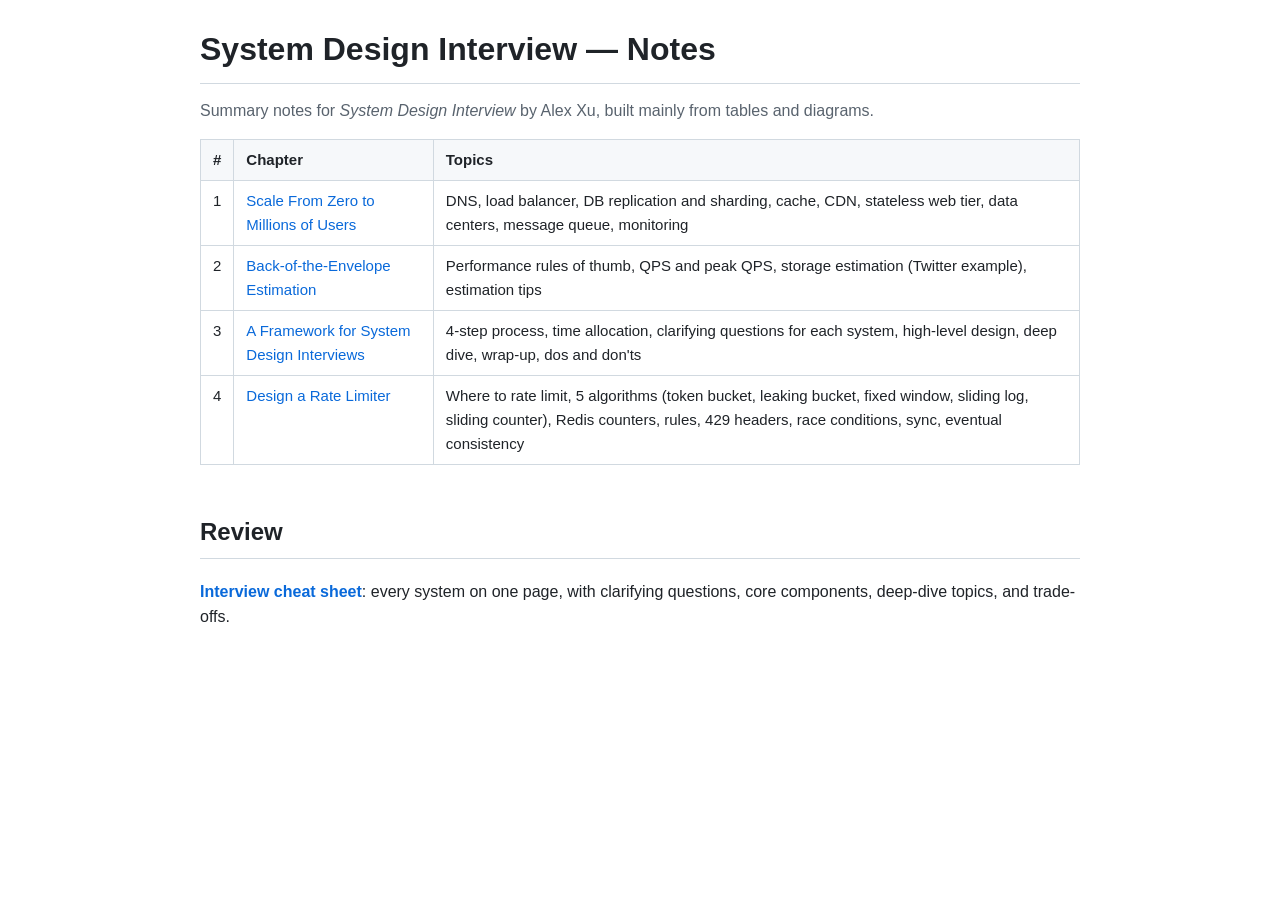
<file: index.html>
<!DOCTYPE html>
<html lang="en">
<head>
  <meta charset="utf-8">
  <meta name="viewport" content="width=device-width, initial-scale=1">
  <title>System Design Interview — Notes</title>
  <link rel="stylesheet" href="assets/style.css">
</head>
<body>
<main style="max-width: 960px; margin: 0 auto;">
  <h1>System Design Interview — Notes</h1>
  <p class="subtitle">Summary notes for <em>System Design Interview</em> by Alex Xu, built mainly from tables and diagrams.</p>

  <table>
    <thead><tr><th>#</th><th>Chapter</th><th>Topics</th></tr></thead>
    <tbody>
      <tr>
        <td>1</td>
        <td><a href="notes/ch01-scale-from-zero-to-millions-of-users.html">Scale From Zero to Millions of Users</a></td>
        <td>DNS, load balancer, DB replication and sharding, cache, CDN, stateless web tier, data centers, message queue, monitoring</td>
      </tr>
      <tr>
        <td>2</td>
        <td><a href="notes/ch02-back-of-the-envelope-estimation.html">Back-of-the-Envelope Estimation</a></td>
        <td>Performance rules of thumb, QPS and peak QPS, storage estimation (Twitter example), estimation tips</td>
      </tr>
      <tr>
        <td>3</td>
        <td><a href="notes/ch03-a-framework-for-system-design-interviews.html">A Framework for System Design Interviews</a></td>
        <td>4-step process, time allocation, clarifying questions for each system, high-level design, deep dive, wrap-up, dos and don'ts</td>
      </tr>
      <tr>
        <td>4</td>
        <td><a href="notes/ch04-design-a-rate-limiter.html">Design a Rate Limiter</a></td>
        <td>Where to rate limit, 5 algorithms (token bucket, leaking bucket, fixed window, sliding log, sliding counter), Redis counters, rules, 429 headers, race conditions, sync, eventual consistency</td>
      </tr>
    </tbody>
  </table>

  <h2>Review</h2>
  <p><a href="cheat-sheet.html"><strong>Interview cheat sheet</strong></a>: every system on one page, with clarifying questions, core components, deep-dive topics, and trade-offs.</p>
</main>
</body>
</html>
</file>
<file: assets/style.css>
:root {
  --bg: #ffffff;
  --fg: #1f2328;
  --muted: #59636e;
  --border: #d1d9e0;
  --card: #f6f8fa;
  --accent: #0969da;
  --good: #1a7f37;
  --bad: #cf222e;
}
@media (prefers-color-scheme: dark) {
  :root {
    --bg: #0d1117;
    --fg: #e6edf3;
    --muted: #9198a1;
    --border: #3d444d;
    --card: #151b23;
    --accent: #4493f8;
    --good: #3fb950;
    --bad: #f85149;
  }
}

* { box-sizing: border-box; }
body {
  margin: 0;
  background: var(--bg);
  color: var(--fg);
  font: 16px/1.6 -apple-system, BlinkMacSystemFont, "Segoe UI", Roboto, "Noto Sans", sans-serif;
}
a { color: var(--accent); text-decoration: none; }
a:hover { text-decoration: underline; }
code { background: var(--card); border: 1px solid var(--border); border-radius: 4px; padding: 0 4px; font-size: 0.9em; }

.layout { display: grid; grid-template-columns: 240px minmax(0, 1fr); max-width: 1200px; margin: 0 auto; }
nav.toc {
  position: sticky; top: 0; align-self: start; height: 100vh; overflow-y: auto;
  padding: 24px 16px; border-right: 1px solid var(--border); font-size: 14px;
}
nav.toc ul { list-style: none; padding: 0; margin: 8px 0; }
nav.toc li { margin: 4px 0; }
nav.toc .home { font-weight: 600; }
main { padding: 24px 40px 80px; }
@media (max-width: 800px) {
  .layout { grid-template-columns: 1fr; }
  nav.toc { position: static; height: auto; border-right: 0; border-bottom: 1px solid var(--border); }
  main { padding: 16px; }
}

h1 { margin-top: 0; border-bottom: 1px solid var(--border); padding-bottom: 8px; }
h2 { margin-top: 48px; border-bottom: 1px solid var(--border); padding-bottom: 6px; }
h3 { margin-top: 28px; }
.subtitle { color: var(--muted); margin-top: -8px; }

table { border-collapse: collapse; width: 100%; margin: 12px 0 20px; font-size: 15px; }
th, td { border: 1px solid var(--border); padding: 8px 12px; text-align: left; vertical-align: top; }
th { background: var(--card); }
td.good { color: var(--good); }
td.bad { color: var(--bad); }

.diagram {
  background: var(--card); border: 1px solid var(--border); border-radius: 8px;
  padding: 16px; margin: 12px 0 20px; overflow-x: auto; text-align: center;
}
.diagram figcaption { color: var(--muted); font-size: 14px; margin-top: 8px; }
pre.mermaid { margin: 0; background: transparent; }

.callout {
  border-left: 4px solid var(--accent); background: var(--card);
  padding: 10px 16px; border-radius: 0 6px 6px 0; margin: 12px 0 20px;
}

.cards { display: grid; grid-template-columns: repeat(auto-fill, minmax(260px, 1fr)); gap: 16px; }
.card { border: 1px solid var(--border); border-radius: 8px; padding: 16px; background: var(--card); }
.card h3 { margin-top: 0; }

.compare { display: grid; grid-template-columns: 1fr 1fr; gap: 16px; margin: 12px 0 20px; }
.compare .diagram { margin: 0; }
figcaption.title { color: var(--fg); font-weight: 600; font-size: 15px; margin: 0 0 8px; }
@media (max-width: 800px) { .compare { grid-template-columns: 1fr; } }

.steps { display: flex; flex-wrap: wrap; align-items: center; gap: 8px; margin: 12px 0 20px; }
.step { border: 1px solid var(--border); background: var(--card); border-radius: 999px; padding: 6px 14px; font-size: 14px; }
.step b { color: var(--accent); margin-right: 6px; }
.arrow { color: var(--muted); }

mark { background: #fff3a3; color: #1f2328; padding: 0 3px; border-radius: 3px; }
@media (prefers-color-scheme: dark) { mark { background: #6e5a00; color: #fff8c5; } }

.timebar { position: relative; height: 18px; background: var(--card); border: 1px solid var(--border); border-radius: 4px; min-width: 200px; }
.timebar span { position: absolute; top: 0; bottom: 0; background: var(--accent); border-radius: 3px; opacity: 0.8; }
.scale { display: flex; justify-content: space-between; color: var(--muted); font-size: 12px; }

ul.do li::marker { content: "✅  "; }
ul.dont li::marker { content: "❌  "; }
ul.do, ul.dont { padding-left: 28px; margin: 0; }
ul.do li, ul.dont li { margin: 6px 0; }

pre.code {
  background: var(--card); border: 1px solid var(--border); border-radius: 6px;
  padding: 12px 16px; overflow-x: auto; font-size: 14px; line-height: 1.5; margin: 12px 0 20px;
}
pre.code .c { color: var(--muted); }
.algo { border: 1px solid var(--border); border-radius: 10px; padding: 4px 20px 8px; margin: 20px 0 28px; }
.algo h3 { margin-top: 16px; }
.tag { display: inline-block; font-size: 12px; border: 1px solid var(--border); border-radius: 999px; padding: 0 8px; color: var(--muted); margin-left: 8px; vertical-align: middle; }
</file>
